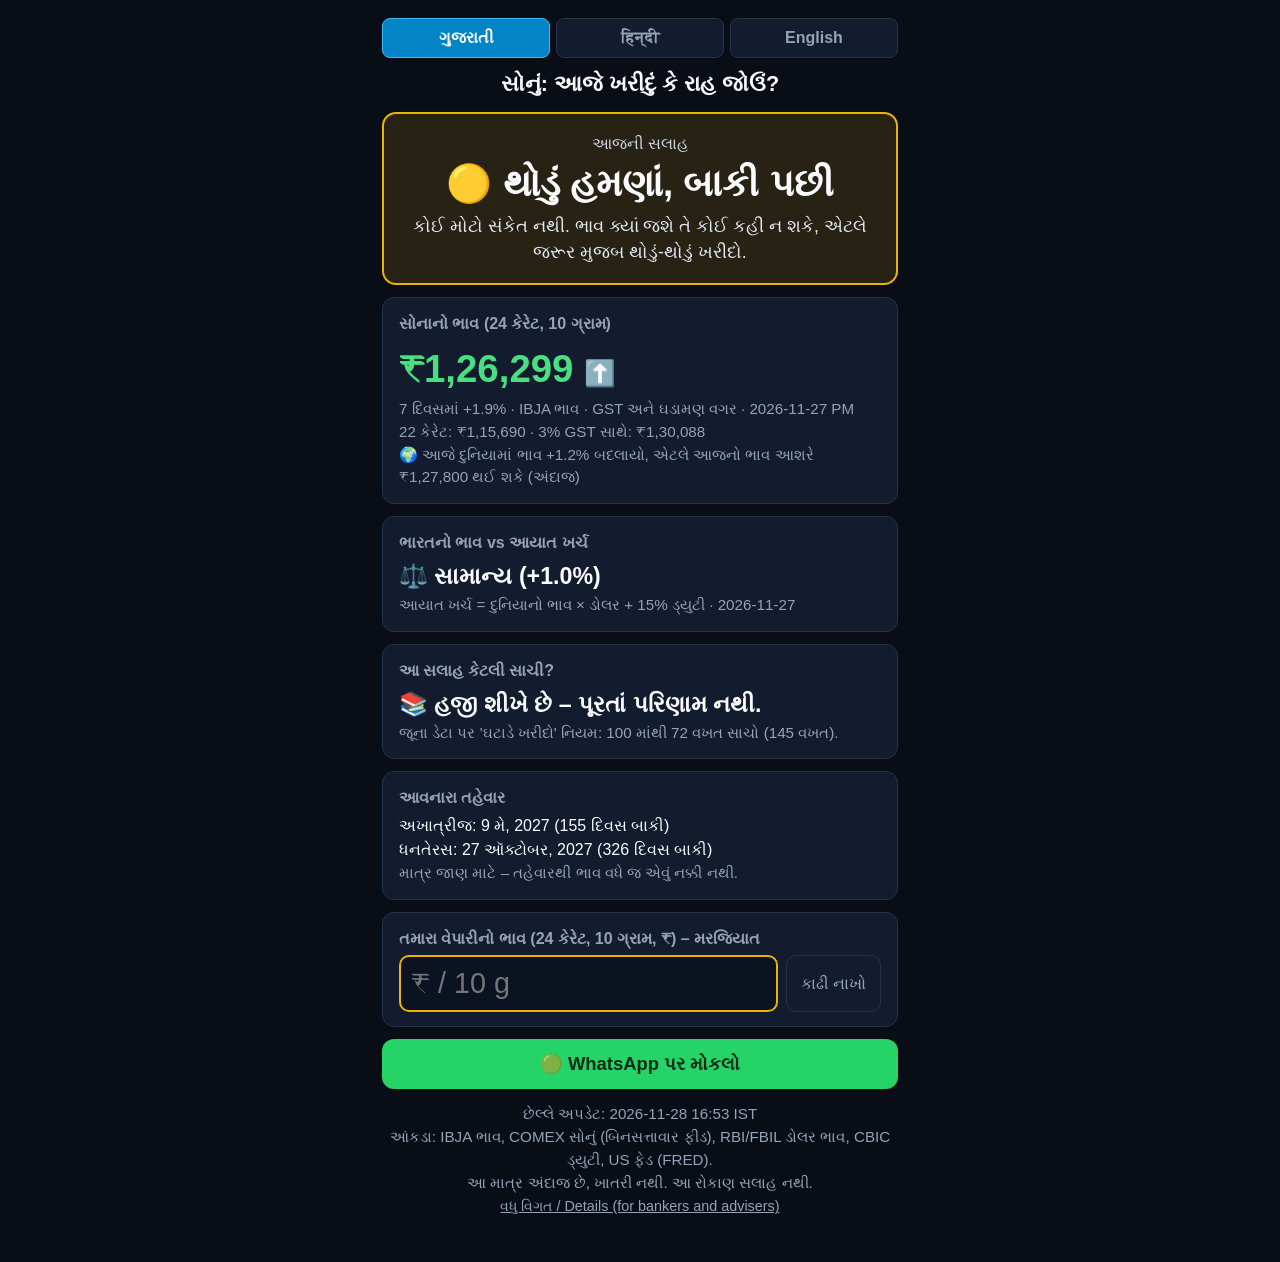
<file: index.html>
<!DOCTYPE html>
<html lang="gu">
<head>
<meta charset="UTF-8"><meta name="viewport" content="width=device-width, initial-scale=1.0">
<meta name="theme-color" content="#090d16">
<title>સોનું: આજે ખરીદું કે રાહ જોઉં? · Gold Desk</title>
<link rel="icon" href="data:image/svg+xml,%3Csvg xmlns=%22http://www.w3.org/2000/svg%22 viewBox=%220 0 100 100%22%3E%3Ctext y=%22.9em%22 font-size=%2290%22%3E%F0%9F%AA%99%3C/text%3E%3C/svg%3E">
<link rel="stylesheet" href="assets/style.css">

</head>
<body>
<!-- MAIN SCREEN (simple, Gujarati by default) -->
<main id="simple" class="simple">
  <div class="langs" id="langs"><button data-l="gu">ગુજરાતી</button><button data-l="hi">हिन्दी</button><button data-l="en">English</button></div>
  <h1 class="s-title" id="s-title"></h1>
  <section class="answer" id="answer"><div class="a-label" id="a-today"></div><div class="a-main" id="a-main">…</div><div class="a-reason" id="a-reason"></div></section>
  <section class="tile"><div class="t-label" id="p-title"></div><div class="t-big" id="p-big">…</div><div class="t-sub" id="p-sub"></div><div class="t-sub" id="p-sub2"></div><div class="t-sub" id="p-ind"></div></section>
  <section class="tile"><div class="t-label" id="i-title"></div><div class="t-mid" id="i-main">…</div><div class="t-sub" id="i-sub"></div></section>
  <section class="tile"><div class="t-label" id="h-title"></div><div class="t-mid" id="h-main">…</div><div class="t-sub" id="h-sub"></div></section>
  <section class="tile"><div class="t-label" id="f-title"></div><div class="t-sub" id="f-main" style="font-size:1rem;color:var(--text)"></div><div class="t-sub" id="f-sub"></div></section>
  <section class="tile"><label class="t-label" for="q-input" id="q-label"></label>
    <div class="q-row"><input id="q-input" type="number" inputmode="decimal" min="30000" max="400000" step="10" placeholder="₹ / 10 g"><button class="q-clear" id="q-clear"></button></div>
    <div class="t-sub" id="q-res"></div></section>
  <div class="actions"><button class="wa" id="wa-btn"></button><button class="speak" id="speak-btn" style="display:none"></button></div>
  <p class="t-sub center" id="s-updated"></p>
  <p class="t-sub center" id="s-src"></p>
  <p class="t-sub center" id="s-disc"></p>
  <p class="center"><a href="#details" id="details-link" class="details-link"></a></p>
</main>

<!-- DETAILS (English, for bankers and advisers) -->
<div class="container" id="details" style="display:none">
<header>
  <h1>Gold Desk · Surat/Gujarat <small>Details for bankers and advisers: data, formulas, rules, learning loop. <a href="#" id="back-link">← main screen</a> · <a href="methodology.html">methodology</a></small></h1>
  <div class="meta"><div id="meta-data">Loading data…</div><div id="meta-model"></div></div>
</header>
<div class="tabs" id="tabs">
  <button class="tab active" data-s="today">1. Today</button>
  <button class="tab" data-s="landed">2. Import cost &amp; premium</button>
  <button class="tab" data-s="rules">3. Buy now or wait (your rules)</button>
  <button class="tab" data-s="trend">4. Trends &amp; forecast</button>
  <button class="tab" data-s="track">5. Track record &amp; learning</button>
  <button class="tab" data-s="sources">6. Sources &amp; formulas</button>
  <button class="tab" data-s="technical">7. ટેકનિકલ સંકેત · Technical view</button>
</div>
<div id="err" class="warn" style="display:none"></div>
<div class="screen active" id="s-today"></div>
<div class="screen" id="s-landed"></div>
<div class="screen" id="s-rules"></div>
<div class="screen" id="s-trend"></div>
<div class="screen" id="s-track"></div>
<div class="screen" id="s-sources"></div>
<div class="screen" id="s-technical"></div>
<p class="sub" style="margin-top:16px">Public data only. Your own entries stay in this browser (localStorage) and are never uploaded. Decision support for timing physical gold purchases; not investment advice and not a recommendation to trade MCX futures, ETFs or any financial product. Legend: <span class="pill p-live">live</span> auto-fetched market data · <span class="pill p-unofficial">unofficial</span> public but unofficial feed · <span class="pill p-official">official</span> government/RBI/Fed data · <span class="pill p-est">estimate</span> calculated by the app · <span class="pill p-input">your input</span> · <span class="pill p-assume">assumption</span> editable default · <span class="pill p-none">no live source</span></p>
</div>
<script src="assets/i18n.js"></script>
<script src="assets/app.js"></script>
</body>
</html>
</file>
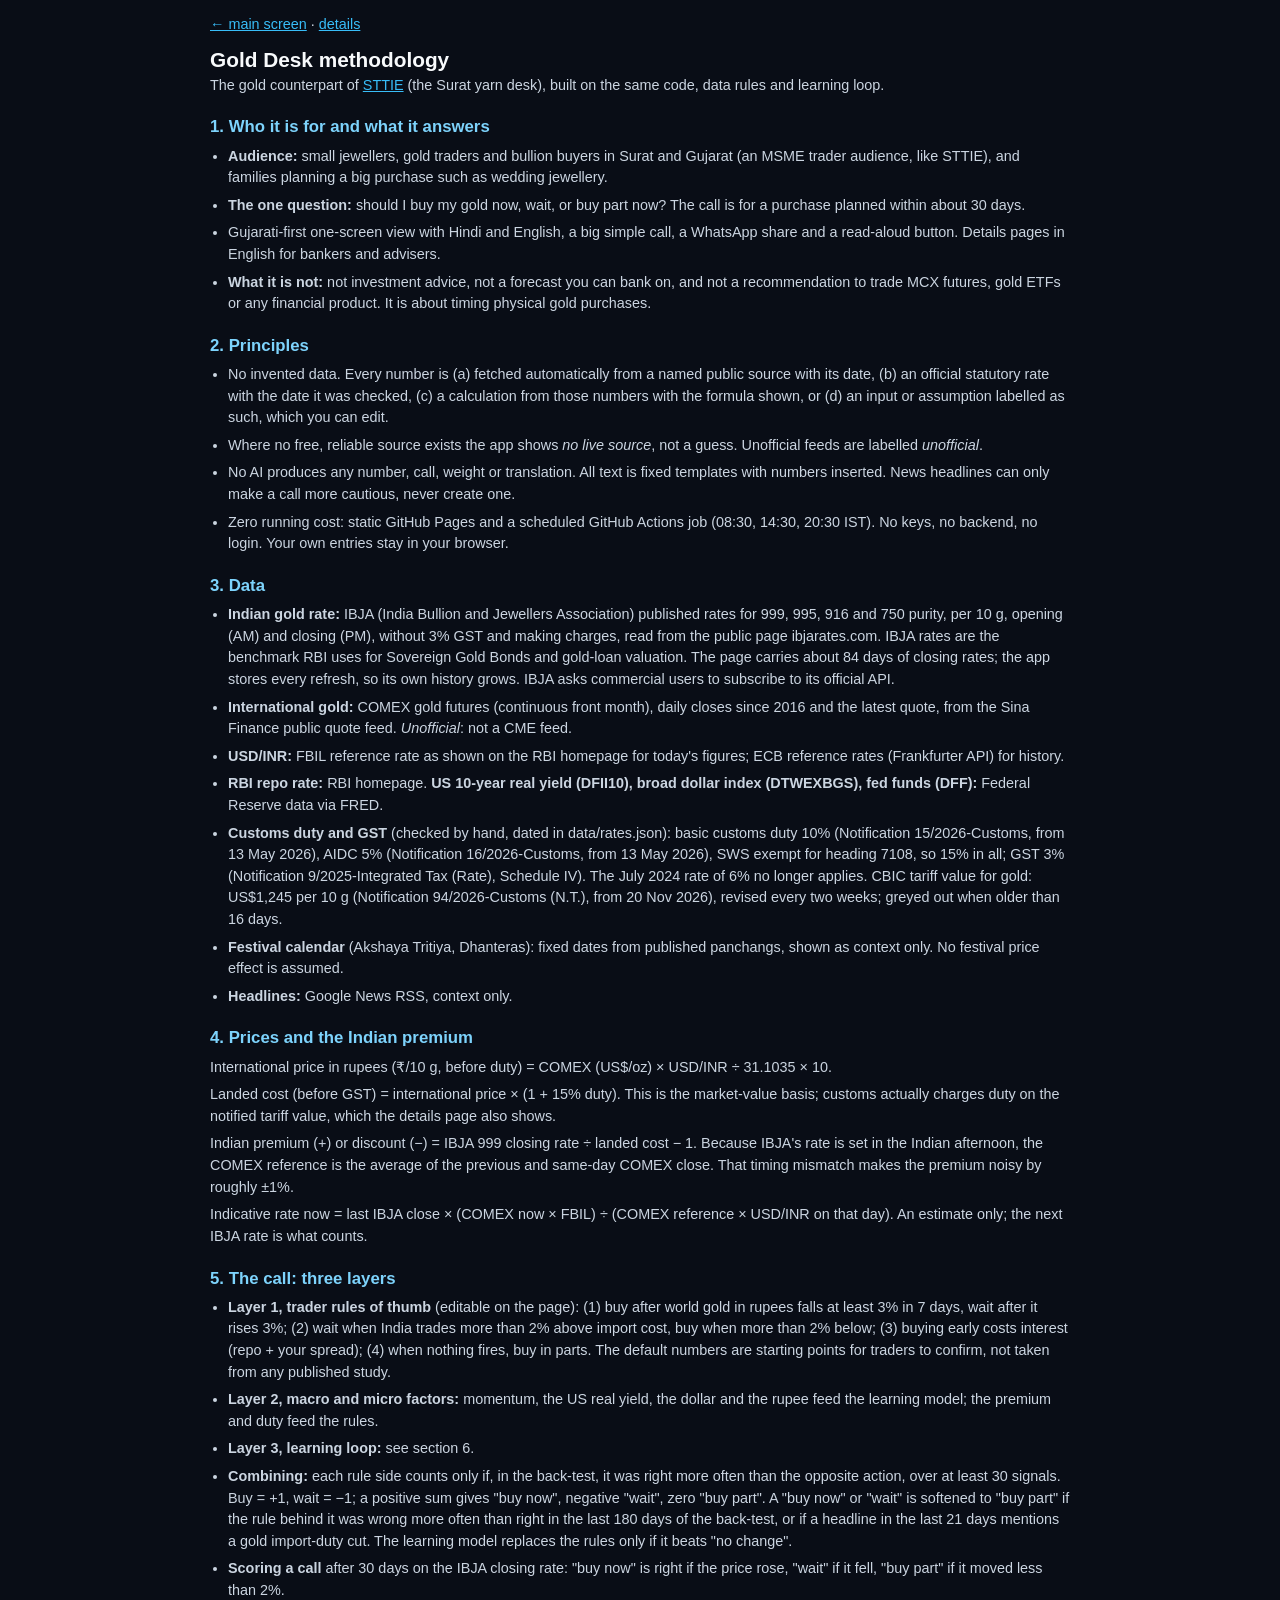
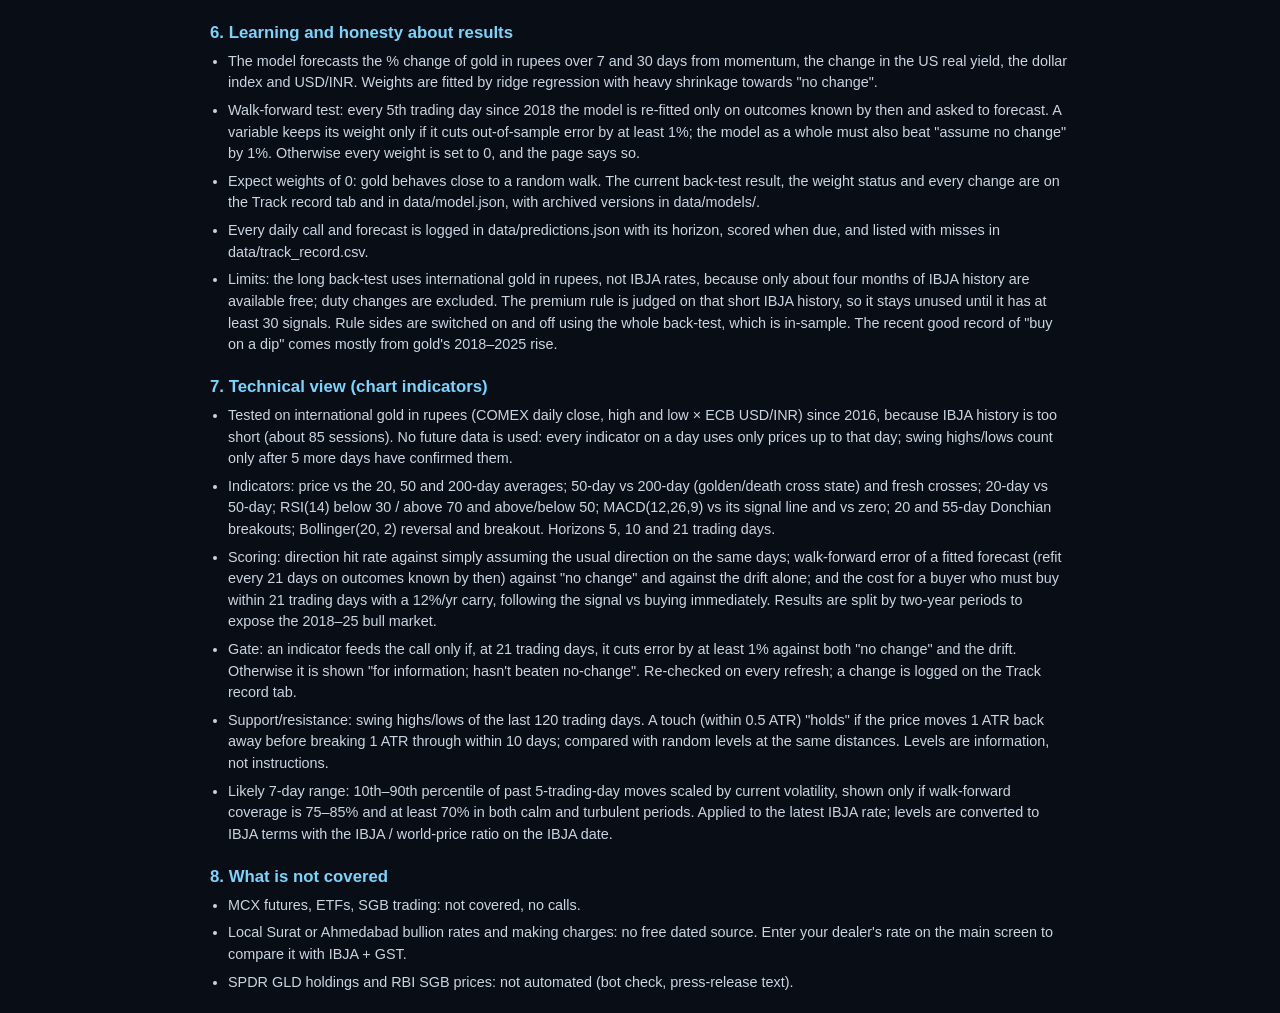
<file: methodology.html>
<!DOCTYPE html><html lang="en"><head><meta charset="UTF-8"><meta name="viewport" content="width=device-width, initial-scale=1.0"><title>Gold Desk methodology</title><link rel="icon" href="data:image/svg+xml,%3Csvg xmlns=%22http://www.w3.org/2000/svg%22 viewBox=%220 0 100 100%22%3E%3Ctext y=%22.9em%22 font-size=%2290%22%3E%F0%9F%AA%99%3C/text%3E%3C/svg%3E">
<link rel="stylesheet" href="assets/style.css">
<style>.m{max-width:860px;margin:0 auto}.m h2{font-size:1.05rem;margin:18px 0 6px;color:#7dd3fc}.m p,.m li{font-size:.9rem;color:#cbd5e1;margin-bottom:6px}.m ul{padding-left:18px}</style></head>
<body><div class="m">
<p><a href="index.html">← main screen</a> · <a href="index.html#details">details</a></p>
<h1 style="font-size:1.3rem;margin-top:8px">Gold Desk methodology</h1>
<p class="sub">The gold counterpart of <a href="https://cakashoza-cmyk.github.io/sttie/">STTIE</a> (the Surat yarn desk), built on the same code, data rules and learning loop.</p>

<h2>1. Who it is for and what it answers</h2>
<ul><li><b>Audience:</b> small jewellers, gold traders and bullion buyers in Surat and Gujarat (an MSME trader audience, like STTIE), and families planning a big purchase such as wedding jewellery.</li>
<li><b>The one question:</b> should I buy my gold now, wait, or buy part now? The call is for a purchase planned within about 30 days.</li>
<li>Gujarati-first one-screen view with Hindi and English, a big simple call, a WhatsApp share and a read-aloud button. Details pages in English for bankers and advisers.</li>
<li><b>What it is not:</b> not investment advice, not a forecast you can bank on, and not a recommendation to trade MCX futures, gold ETFs or any financial product. It is about timing physical gold purchases.</li></ul>

<h2>2. Principles</h2>
<ul><li>No invented data. Every number is (a) fetched automatically from a named public source with its date, (b) an official statutory rate with the date it was checked, (c) a calculation from those numbers with the formula shown, or (d) an input or assumption labelled as such, which you can edit.</li>
<li>Where no free, reliable source exists the app shows <i>no live source</i>, not a guess. Unofficial feeds are labelled <i>unofficial</i>.</li>
<li>No AI produces any number, call, weight or translation. All text is fixed templates with numbers inserted. News headlines can only make a call more cautious, never create one.</li>
<li>Zero running cost: static GitHub Pages and a scheduled GitHub Actions job (08:30, 14:30, 20:30 IST). No keys, no backend, no login. Your own entries stay in your browser.</li></ul>

<h2>3. Data</h2>
<ul><li><b>Indian gold rate:</b> IBJA (India Bullion and Jewellers Association) published rates for 999, 995, 916 and 750 purity, per 10 g, opening (AM) and closing (PM), without 3% GST and making charges, read from the public page ibjarates.com. IBJA rates are the benchmark RBI uses for Sovereign Gold Bonds and gold-loan valuation. The page carries about 84 days of closing rates; the app stores every refresh, so its own history grows. IBJA asks commercial users to subscribe to its official API.</li>
<li><b>International gold:</b> COMEX gold futures (continuous front month), daily closes since 2016 and the latest quote, from the Sina Finance public quote feed. <i>Unofficial</i>: not a CME feed.</li>
<li><b>USD/INR:</b> FBIL reference rate as shown on the RBI homepage for today's figures; ECB reference rates (Frankfurter API) for history.</li>
<li><b>RBI repo rate:</b> RBI homepage. <b>US 10-year real yield (DFII10), broad dollar index (DTWEXBGS), fed funds (DFF):</b> Federal Reserve data via FRED.</li>
<li><b>Customs duty and GST</b> (checked by hand, dated in data/rates.json): basic customs duty 10% (Notification 15/2026-Customs, from 13 May 2026), AIDC 5% (Notification 16/2026-Customs, from 13 May 2026), SWS exempt for heading 7108, so 15% in all; GST 3% (Notification 9/2025-Integrated Tax (Rate), Schedule IV). The July 2024 rate of 6% no longer applies. CBIC tariff value for gold: US$1,245 per 10 g (Notification 94/2026-Customs (N.T.), from 20 Nov 2026), revised every two weeks; greyed out when older than 16 days.</li>
<li><b>Festival calendar</b> (Akshaya Tritiya, Dhanteras): fixed dates from published panchangs, shown as context only. No festival price effect is assumed.</li>
<li><b>Headlines:</b> Google News RSS, context only.</li></ul>

<h2>4. Prices and the Indian premium</h2>
<p>International price in rupees (₹/10 g, before duty) = COMEX (US$/oz) × USD/INR ÷ 31.1035 × 10.</p>
<p>Landed cost (before GST) = international price × (1 + 15% duty). This is the market-value basis; customs actually charges duty on the notified tariff value, which the details page also shows.</p>
<p>Indian premium (+) or discount (−) = IBJA 999 closing rate ÷ landed cost − 1. Because IBJA's rate is set in the Indian afternoon, the COMEX reference is the average of the previous and same-day COMEX close. That timing mismatch makes the premium noisy by roughly ±1%.</p>
<p>Indicative rate now = last IBJA close × (COMEX now × FBIL) ÷ (COMEX reference × USD/INR on that day). An estimate only; the next IBJA rate is what counts.</p>

<h2>5. The call: three layers</h2>
<ul><li><b>Layer 1, trader rules of thumb</b> (editable on the page): (1) buy after world gold in rupees falls at least 3% in 7 days, wait after it rises 3%; (2) wait when India trades more than 2% above import cost, buy when more than 2% below; (3) buying early costs interest (repo + your spread); (4) when nothing fires, buy in parts. The default numbers are starting points for traders to confirm, not taken from any published study.</li>
<li><b>Layer 2, macro and micro factors:</b> momentum, the US real yield, the dollar and the rupee feed the learning model; the premium and duty feed the rules.</li>
<li><b>Layer 3, learning loop:</b> see section 6.</li>
<li><b>Combining:</b> each rule side counts only if, in the back-test, it was right more often than the opposite action, over at least 30 signals. Buy = +1, wait = −1; a positive sum gives "buy now", negative "wait", zero "buy part". A "buy now" or "wait" is softened to "buy part" if the rule behind it was wrong more often than right in the last 180 days of the back-test, or if a headline in the last 21 days mentions a gold import-duty cut. The learning model replaces the rules only if it beats "no change".</li>
<li><b>Scoring a call</b> after 30 days on the IBJA closing rate: "buy now" is right if the price rose, "wait" if it fell, "buy part" if it moved less than 2%.</li></ul>

<h2>6. Learning and honesty about results</h2>
<ul><li>The model forecasts the % change of gold in rupees over 7 and 30 days from momentum, the change in the US real yield, the dollar index and USD/INR. Weights are fitted by ridge regression with heavy shrinkage towards "no change".</li>
<li>Walk-forward test: every 5th trading day since 2018 the model is re-fitted only on outcomes known by then and asked to forecast. A variable keeps its weight only if it cuts out-of-sample error by at least 1%; the model as a whole must also beat "assume no change" by 1%. Otherwise every weight is set to 0, and the page says so.</li>
<li>Expect weights of 0: gold behaves close to a random walk. The current back-test result, the weight status and every change are on the Track record tab and in data/model.json, with archived versions in data/models/.</li>
<li>Every daily call and forecast is logged in data/predictions.json with its horizon, scored when due, and listed with misses in data/track_record.csv.</li>
<li>Limits: the long back-test uses international gold in rupees, not IBJA rates, because only about four months of IBJA history are available free; duty changes are excluded. The premium rule is judged on that short IBJA history, so it stays unused until it has at least 30 signals. Rule sides are switched on and off using the whole back-test, which is in-sample. The recent good record of "buy on a dip" comes mostly from gold's 2018–2025 rise.</li></ul>

<h2>7. Technical view (chart indicators)</h2>
<ul><li>Tested on international gold in rupees (COMEX daily close, high and low × ECB USD/INR) since 2016, because IBJA history is too short (about 85 sessions). No future data is used: every indicator on a day uses only prices up to that day; swing highs/lows count only after 5 more days have confirmed them.</li>
<li>Indicators: price vs the 20, 50 and 200-day averages; 50-day vs 200-day (golden/death cross state) and fresh crosses; 20-day vs 50-day; RSI(14) below 30 / above 70 and above/below 50; MACD(12,26,9) vs its signal line and vs zero; 20 and 55-day Donchian breakouts; Bollinger(20, 2) reversal and breakout. Horizons 5, 10 and 21 trading days.</li>
<li>Scoring: direction hit rate against simply assuming the usual direction on the same days; walk-forward error of a fitted forecast (refit every 21 days on outcomes known by then) against "no change" and against the drift alone; and the cost for a buyer who must buy within 21 trading days with a 12%/yr carry, following the signal vs buying immediately. Results are split by two-year periods to expose the 2018–25 bull market.</li>
<li>Gate: an indicator feeds the call only if, at 21 trading days, it cuts error by at least 1% against both "no change" and the drift. Otherwise it is shown "for information; hasn't beaten no-change". Re-checked on every refresh; a change is logged on the Track record tab.</li>
<li>Support/resistance: swing highs/lows of the last 120 trading days. A touch (within 0.5 ATR) "holds" if the price moves 1 ATR back away before breaking 1 ATR through within 10 days; compared with random levels at the same distances. Levels are information, not instructions.</li>
<li>Likely 7-day range: 10th–90th percentile of past 5-trading-day moves scaled by current volatility, shown only if walk-forward coverage is 75–85% and at least 70% in both calm and turbulent periods. Applied to the latest IBJA rate; levels are converted to IBJA terms with the IBJA / world-price ratio on the IBJA date.</li></ul>

<h2>8. What is not covered</h2>
<ul><li>MCX futures, ETFs, SGB trading: not covered, no calls.</li>
<li>Local Surat or Ahmedabad bullion rates and making charges: no free dated source. Enter your dealer's rate on the main screen to compare it with IBJA + GST.</li>
<li>SPDR GLD holdings and RBI SGB prices: not automated (bot check, press-release text).</li></ul>
</div></body></html>
</file>
<file: assets/style.css>
:root{--bg:#090d16;--card:#131c2e;--hover:#1a273e;--text:#f8fafc;--muted:#94a3b8;--blue:#38bdf8;--green:#22c55e;--yellow:#eab308;--red:#ef4444;--purple:#a855f7;--border:#24324a}
*{box-sizing:border-box;margin:0;padding:0;font-family:-apple-system,BlinkMacSystemFont,"Segoe UI",Roboto,Helvetica,Arial,sans-serif}
body{background:var(--bg);color:var(--text);line-height:1.5;padding:14px}
.container{max-width:1300px;margin:0 auto}
header{display:flex;justify-content:space-between;align-items:center;gap:12px;flex-wrap:wrap;padding-bottom:12px;border-bottom:1px solid var(--border);margin-bottom:14px}
h1{font-size:1.25rem}h1 small{display:block;font-size:.8rem;color:var(--muted);font-weight:400}
.meta{font-size:.8rem;color:var(--muted);text-align:right}
.tabs{display:flex;gap:6px;overflow-x:auto;padding-bottom:10px;margin-bottom:14px;border-bottom:1px solid var(--border)}
.tab{background:transparent;border:1px solid transparent;color:var(--muted);padding:8px 12px;border-radius:6px;font-size:.84rem;font-weight:600;cursor:pointer;white-space:nowrap}
.tab:hover{color:var(--text);background:var(--hover)}.tab.active{color:#fff;background:#0284c7;border-color:var(--blue)}
.screen{display:none}.screen.active{display:block}
.grid{display:grid;grid-template-columns:repeat(auto-fit,minmax(240px,1fr));gap:12px;margin-bottom:14px}
.grid2{display:grid;grid-template-columns:repeat(auto-fit,minmax(420px,1fr));gap:14px;margin-bottom:14px}
@media(max-width:520px){.grid2{grid-template-columns:1fr}}
.card{background:var(--card);border:1px solid var(--border);border-radius:8px;padding:16px}
.ct{font-size:.82rem;font-weight:700;color:var(--muted);text-transform:uppercase;letter-spacing:.4px;margin-bottom:10px;display:flex;justify-content:space-between;gap:8px;align-items:center}
.big{font-size:1.6rem;font-weight:700}.big small{font-size:.85rem;color:var(--muted);font-weight:400}
.sub{font-size:.78rem;color:var(--muted)}
table{width:100%;border-collapse:collapse;font-size:.84rem;margin-top:6px}
th{background:#0b1320;color:var(--muted);font-weight:600;padding:7px 8px;border-bottom:1px solid var(--border);text-align:left}
td{padding:7px 8px;border-bottom:1px solid var(--border);vertical-align:top}
tr:hover td{background:var(--hover)}
.pill{display:inline-block;font-size:.68rem;font-weight:700;padding:2px 7px;border-radius:10px;text-transform:uppercase;letter-spacing:.3px;border:1px solid}
.p-live{color:#4ade80;border-color:#22c55e;background:rgba(34,197,94,.12)}
.p-official{color:#7dd3fc;border-color:#38bdf8;background:rgba(56,189,248,.12)}
.p-input{color:#fde047;border-color:#eab308;background:rgba(234,179,8,.12)}
.p-assume{color:#fdba74;border-color:#f97316;background:rgba(249,115,22,.12)}
.p-est{color:#d8b4fe;border-color:#a855f7;background:rgba(168,85,247,.12)}
.p-stale,.p-none{color:#94a3b8;border-color:#475569;background:rgba(71,85,105,.2)}
.p-bad{color:#f87171;border-color:#ef4444;background:rgba(239,68,68,.12)}
.grey{color:#64748b;font-style:italic}
.up{color:#4ade80}.down{color:#f87171}.flat{color:#fde047}
.src{font-size:.72rem;color:var(--muted)}.src a{color:var(--blue)}
a{color:var(--blue)}
input[type=number],input[type=text],input[type=date],select{background:#0b1320;color:var(--text);border:1px solid #eab308;border-radius:4px;padding:4px 6px;font-size:.84rem;width:100px}
input.assume{border-color:#f97316}
input[type=range]{width:100%;accent-color:var(--blue)}
.row{display:flex;justify-content:space-between;align-items:center;gap:8px;margin-bottom:8px;font-size:.84rem}
.box{background:#0b1320;border-radius:6px;padding:12px;margin-bottom:10px}
.note{font-size:.8rem;color:#cbd5e1;background:rgba(56,189,248,.07);border-left:3px solid var(--blue);padding:8px 10px;border-radius:4px;margin-bottom:12px}
.warn{font-size:.8rem;color:#fde68a;background:rgba(234,179,8,.08);border-left:3px solid var(--yellow);padding:8px 10px;border-radius:4px;margin-bottom:12px}
.formula{font-family:ui-monospace,Menlo,Consolas,monospace;font-size:.76rem;color:#cbd5e1;background:#0b1320;padding:8px;border-radius:4px;white-space:pre-wrap;margin-top:6px}
details summary{cursor:pointer;font-size:.8rem;color:var(--blue);margin-top:6px}
button.btn{background:#0284c7;color:#fff;border:0;border-radius:5px;padding:6px 12px;font-size:.82rem;font-weight:600;cursor:pointer}
button.btn.ghost{background:transparent;border:1px solid var(--border);color:var(--muted)}
.call{font-size:1.15rem;font-weight:700}
svg.spark{vertical-align:middle}
.legend{font-size:.74rem;color:var(--muted);display:flex;gap:10px;flex-wrap:wrap;margin-top:4px}
/* main simple screen: mobile first */
.simple{max-width:520px;margin:0 auto;padding:4px 2px 30px}
.langs{display:flex;gap:6px;justify-content:center;margin-bottom:10px}
.langs button{flex:1;font-size:1rem;padding:10px 6px;border-radius:8px;border:1px solid var(--border);background:var(--card);color:var(--muted);font-weight:700}
.langs button.on{background:#0284c7;color:#fff;border-color:var(--blue)}
.s-title{font-size:1.35rem;text-align:center;margin:6px 0 12px}
.answer{border-radius:14px;padding:18px 16px;text-align:center;margin-bottom:12px;border:2px solid}
.answer.buy{background:rgba(34,197,94,.14);border-color:#22c55e}.answer.wait{background:rgba(239,68,68,.13);border-color:#ef4444}.answer.small{background:rgba(234,179,8,.13);border-color:#eab308}
.a-label{font-size:1rem;color:#cbd5e1}.a-main{font-size:2.3rem;font-weight:800;line-height:1.2;margin:6px 0}.a-reason{font-size:1.1rem;color:#e2e8f0}
.tile{background:var(--card);border:1px solid var(--border);border-radius:12px;padding:14px 16px;margin-bottom:12px}
.t-label{display:block;font-size:1rem;color:var(--muted);font-weight:700;margin-bottom:4px}
.t-big{font-size:2.4rem;font-weight:800}.t-mid{font-size:1.45rem;font-weight:800}.t-sub{font-size:.95rem;color:var(--muted)}
.center{text-align:center}
.q-row{display:flex;gap:8px}
.q-row input{flex:1;font-size:1.8rem;padding:10px;border-radius:10px;border:2px solid #eab308;background:#0b1320;color:#fff;width:100%}
.q-clear{font-size:1rem;padding:0 14px;border-radius:10px;border:1px solid var(--border);background:transparent;color:var(--muted)}
.actions{display:flex;gap:10px;margin:6px 0 14px}
.actions button{flex:1;font-size:1.15rem;font-weight:800;padding:14px;border-radius:12px;border:0;cursor:pointer}
.wa{background:#25d366;color:#062b16}.speak{background:#334155;color:#fff}
.details-link{font-size:.9rem;color:var(--muted)}
details.aud{display:inline-block}details.aud summary{list-style:none;cursor:pointer;color:inherit;font-size:inherit;margin:0;border-bottom:1px dotted #64748b}
details.aud summary::-webkit-details-marker{display:none}
.audbox{font-size:.74rem;font-weight:400;color:#cbd5e1;background:#0b1320;border:1px solid var(--border);border-radius:6px;padding:8px;margin-top:4px;max-width:440px;line-height:1.45}
.p-unofficial{color:#fbbf24;border-color:#f59e0b;background:rgba(245,158,11,.12)}
</file>
